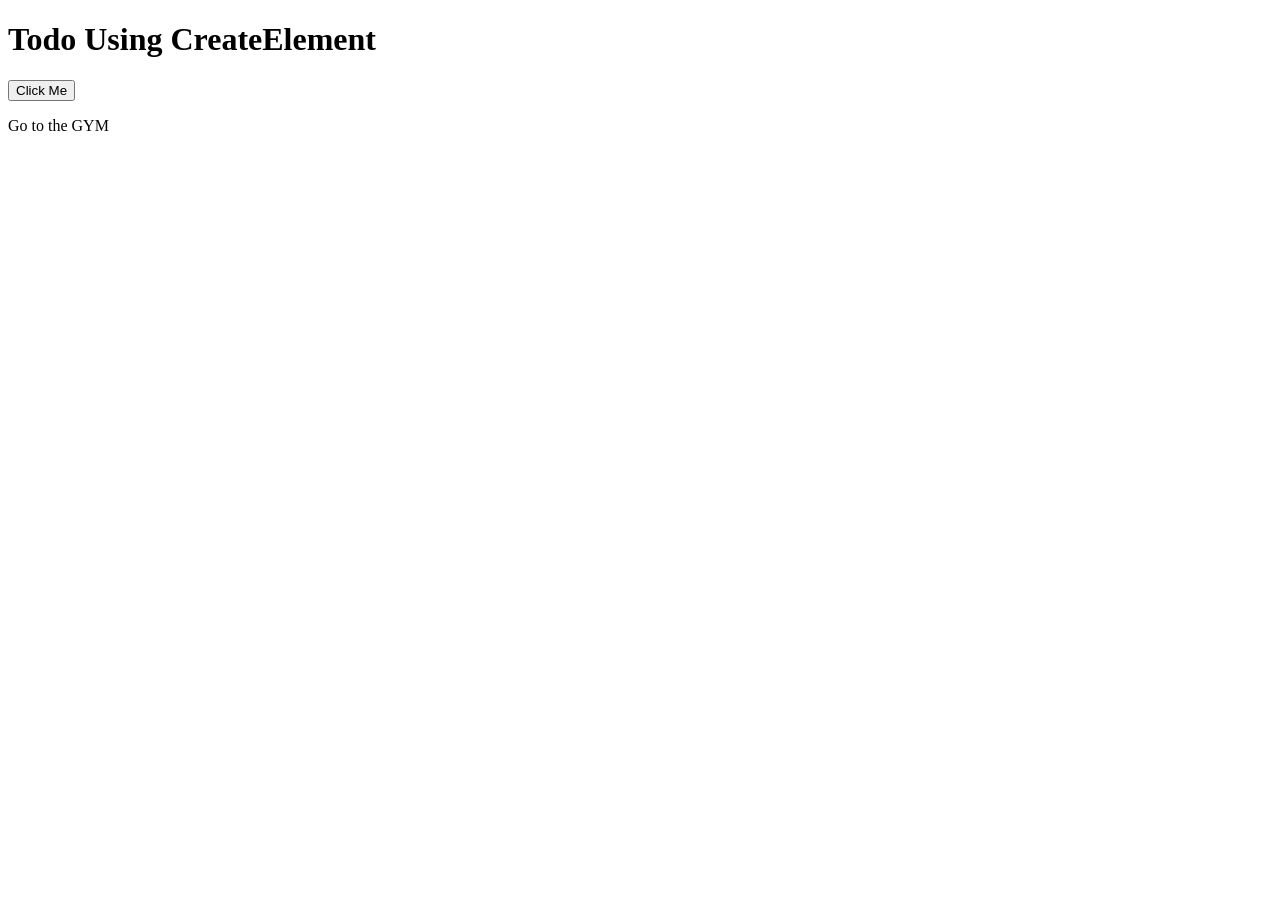
<file: AssDom2.html>
<!DOCTYPE html>
<html lang="en">
<head>
    <meta charset="UTF-8">
    <meta name="viewport" content="width=device-width, initial-scale=1.0">
    <title>Document</title>
</head>
<body>
    <h1>Todo Using CreateElement</h1>
    <button>Click Me</button>

    <script>
        let p = document.createElement("p")
        p.innerText = "Go to the GYM"

        document.querySelector("body").append(p)

        let btn = document.querySelector("button")
        function dont(){
            let new1 = prompt("Enter new word for Button")
            p.innerHTML=new1;
        }
        btn.addEventListener("click", dont)
    </script>
</body>
</html>
</file>
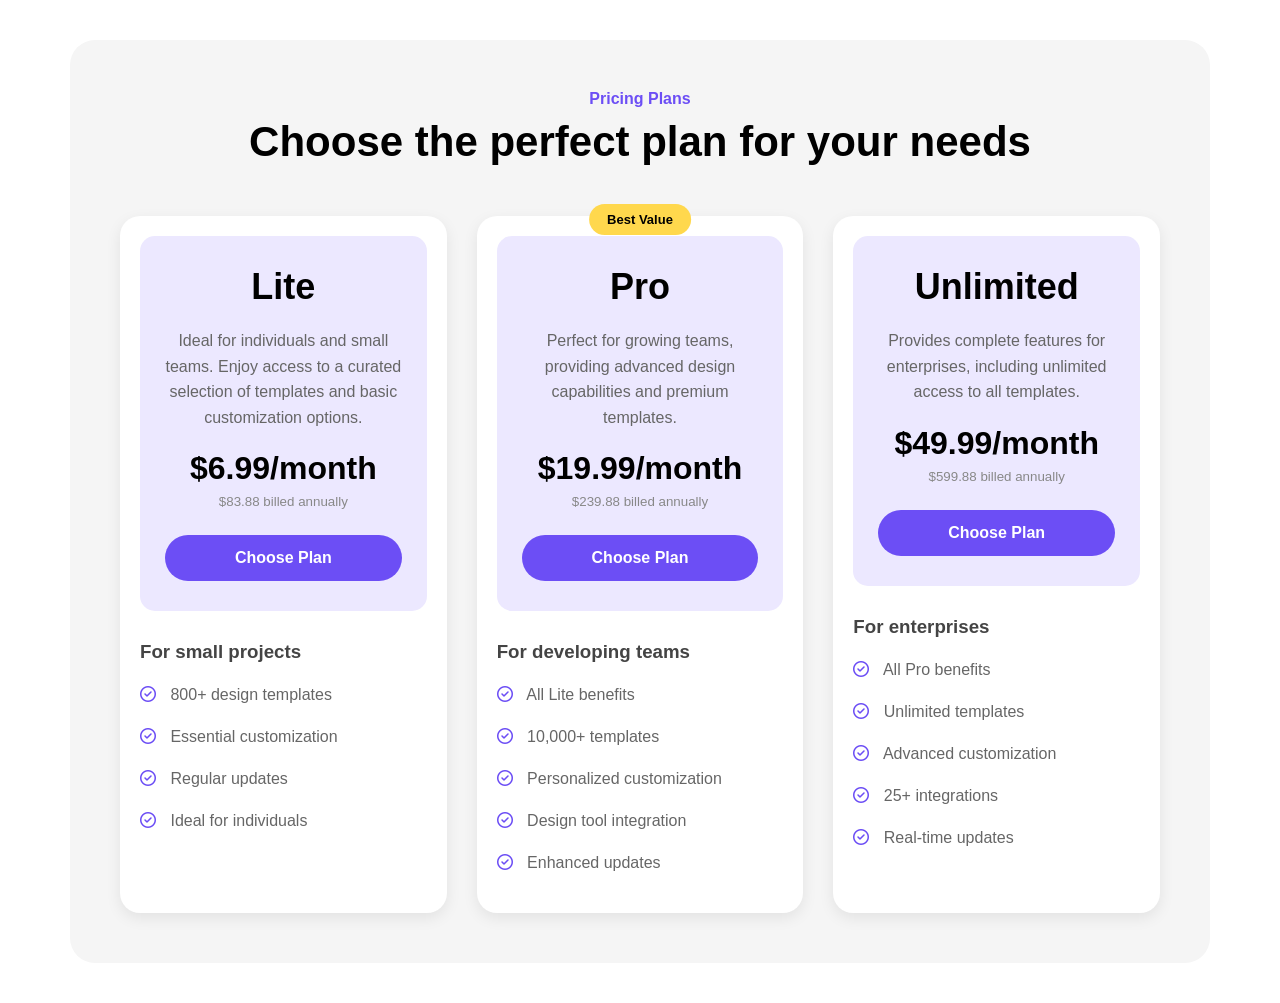
<file: Assigment_2.html>
<!DOCTYPE html>
<html lang="en">
<head>
    <meta charset="UTF-8">
    <meta name="viewport" content="width=device-width, initial-scale=1.0">
    <title>Pricing Plans</title>

    <link rel="stylesheet" href="Assigment_2.css">

    <link rel="stylesheet"
        href="https://cdnjs.cloudflare.com/ajax/libs/font-awesome/6.5.1/css/all.min.css">
</head>
<body>

    <div class="container">

        <div class="heading">
            <span>Pricing Plans</span>
            <h1>Choose the perfect plan for your needs</h1>
        </div>

        <div class="cards">

            <!-- Lite Card -->
            <div class="card">

                <div class="card-top">
                    <h2>Lite</h2>

                    <p>
                        Ideal for individuals and small teams. Enjoy
                        access to a curated selection of templates and
                        basic customization options.
                    </p>

                    <h3>$6.99/month</h3>
                    <small>$83.88 billed annually</small>

                    <button>Choose Plan</button>
                </div>

                <div class="features">
                    <h3>For small projects</h3>

                    <ul>
                        <li><i class="fa-regular fa-circle-check"></i> 800+ design templates</li>
                        <li><i class="fa-regular fa-circle-check"></i> Essential customization</li>
                        <li><i class="fa-regular fa-circle-check"></i> Regular updates</li>
                        <li><i class="fa-regular fa-circle-check"></i> Ideal for individuals</li>
                    </ul>
                </div>

            </div>

            <!-- Pro Card -->
            <div class="card pro">

                <div class="badge">Best Value</div>

                <div class="card-top">
                    <h2>Pro</h2>

                    <p>
                        Perfect for growing teams, providing advanced
                        design capabilities and premium templates.
                    </p>

                    <h3>$19.99/month</h3>
                    <small>$239.88 billed annually</small>

                    <button>Choose Plan</button>
                </div>

                <div class="features">
                    <h3>For developing teams</h3>

                    <ul>
                        <li><i class="fa-regular fa-circle-check"></i> All Lite benefits</li>
                        <li><i class="fa-regular fa-circle-check"></i> 10,000+ templates</li>
                        <li><i class="fa-regular fa-circle-check"></i> Personalized customization</li>
                        <li><i class="fa-regular fa-circle-check"></i> Design tool integration</li>
                        <li><i class="fa-regular fa-circle-check"></i> Enhanced updates</li>
                    </ul>
                </div>

            </div>

            <!-- Unlimited Card -->
            <div class="card">

                <div class="card-top">
                    <h2>Unlimited</h2>

                    <p>
                        Provides complete features for enterprises,
                        including unlimited access to all templates.
                    </p>

                    <h3>$49.99/month</h3>
                    <small>$599.88 billed annually</small>

                    <button>Choose Plan</button>
                </div>

                <div class="features">
                    <h3>For enterprises</h3>

                    <ul>
                        <li><i class="fa-regular fa-circle-check"></i> All Pro benefits</li>
                        <li><i class="fa-regular fa-circle-check"></i> Unlimited templates</li>
                        <li><i class="fa-regular fa-circle-check"></i> Advanced customization</li>
                        <li><i class="fa-regular fa-circle-check"></i> 25+ integrations</li>
                        <li><i class="fa-regular fa-circle-check"></i> Real-time updates</li>
                    </ul>
                </div>

            </div>

        </div>

    </div>

</body>
</html>
</file>
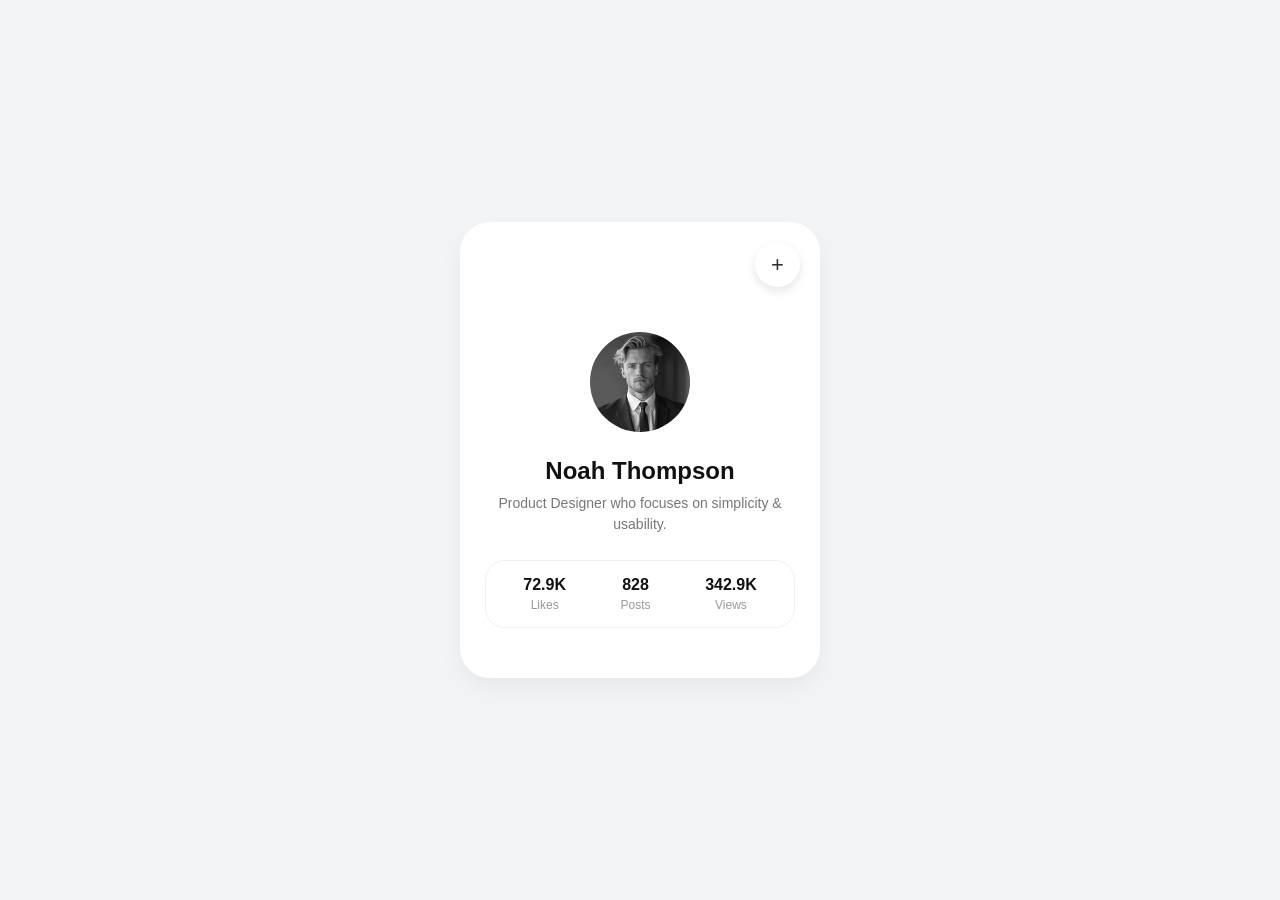
<file: Assigment_3.html>
<!DOCTYPE html>
<html lang="en">
<head>
    <meta charset="UTF-8">
    <meta name="viewport" content="width=device-width, initial-scale=1.0">
    <title>Profile Card</title>
    <!-- Font Awesome Link for Social Icons -->
    <link rel="stylesheet" href="https://cloudflare.com">
    <link rel="stylesheet" href="Assigment_3.css">
</head>
<body>

    <div class="card">
        
        <button class="add-btn">+</button>

        
        <div class="card-header"></div>

       
        <div class="profile-img-container">
            <img src="[data-uri]" alt="Noah Thompson">
        </div>

       
        <div class="profile-info">
            <h2>Noah Thompson</h2>
            <p class="bio">Product Designer who focuses on simplicity & usability.</p>
        </div>

       
        <div class="stats-container">
            <div class="stat-box">
                <span class="stat-number">72.9K</span>
                <span class="stat-label">Likes</span>
            </div>
            <div class="stat-box">
                <span class="stat-number">828</span>
                <span class="stat-label">Posts</span>
            </div>
            <div class="stat-box">
                <span class="stat-number">342.9K</span>
                <span class="stat-label">Views</span>
            </div>
        </div>

        
        <div class="social-links">
            <a href="#"><i class="fa-brands fa-instagram"></i></a>
            <a href="#"><i class="fa-brands fa-x-twitter"></i></a>
            <a href="#"><i class="fa-brands fa-threads"></i></a>
        </div>
    </div>

</body>
</html>
</file>
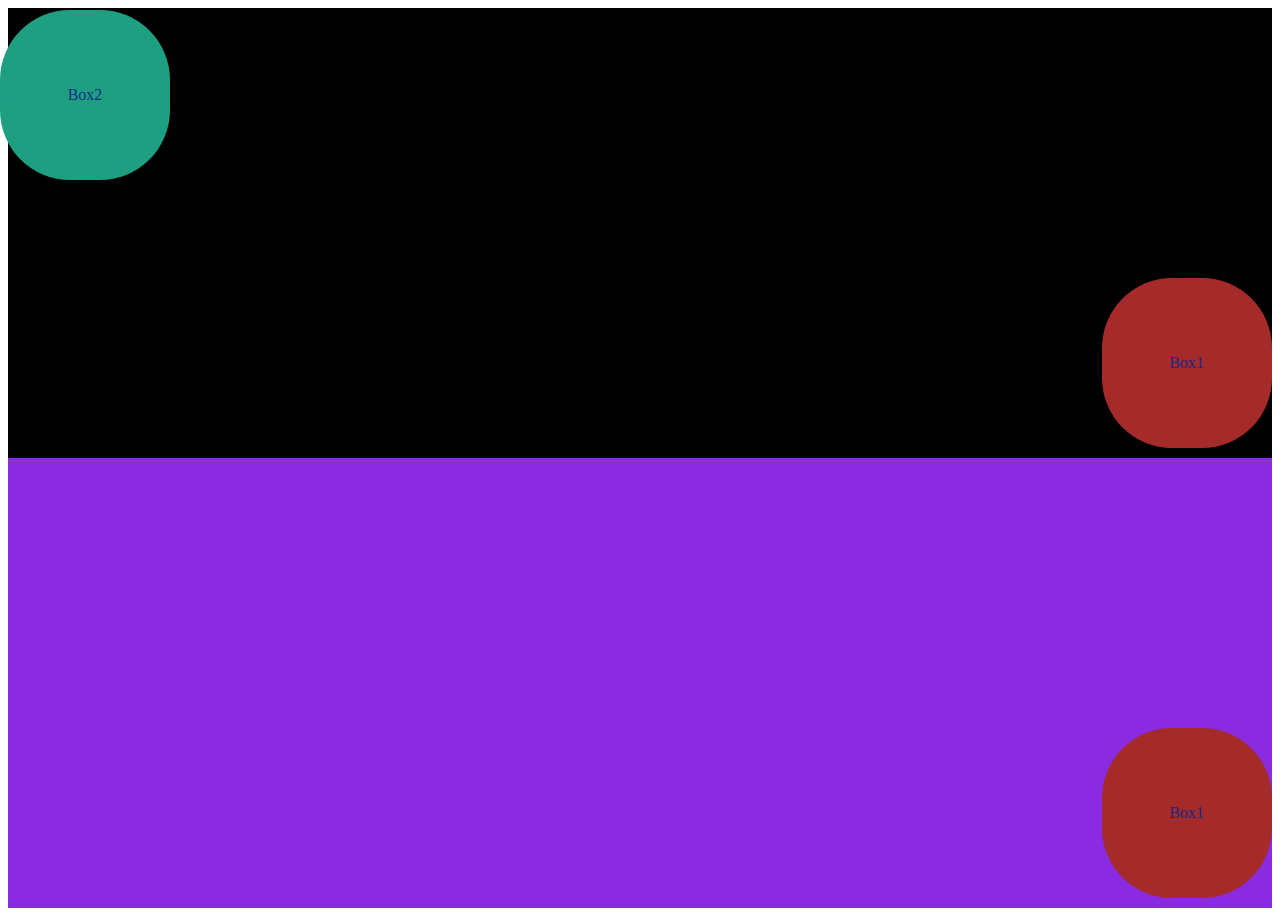
<file: Box.html>
<!DOCTYPE html>
<html lang="en">


<head>
<meta charset="UTF-8">
    <meta name="viewport" content="width=device-width, initial-scale=1.0">
    <title>Use of Box</title>
    <link rel="stylesheet" href="Boxa.css">
    
    
</head>

<body>
<div class = "Main">

<div class = "Box-container">
    <div id="Box1" class="Box" >Box1</div>
    <div id="Box2" class="Box" >Box2</div> 
</div>

</div>
<div class = "Main2">
    <div class = "Box-container2">
        <div id="Box1" class="Box" >Box1</div>
        
</div>

</body>
</html>
</file>
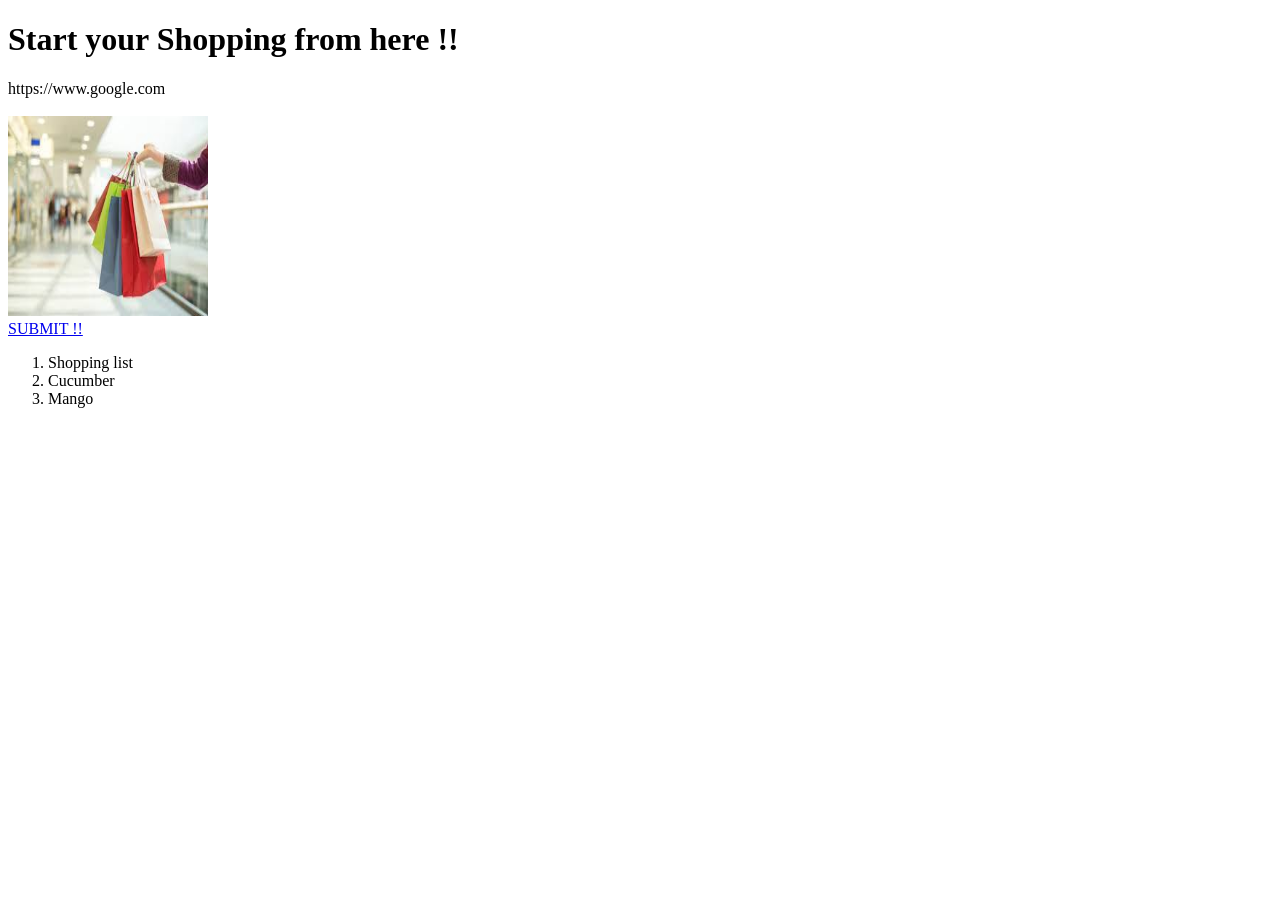
<file: ClassH.html>
<!DOCTYPE html>
<html>
    <body>
<h1>Start your Shopping from here !! </h1>

<nav >
    https://www.google.com
</nav>

<br>

<img src = "[data-uri]"
     alt = "Image of shopping" width="200" height="200">
    
     <br>
    

    <a href="https://www.google.com" class="button-style">SUBMIT !!</a>
    <ol>
        <li>Shopping list</li>
        <li>Cucumber</li>
        <li>Mango</li>
    </ol>

    </body>
</html>
</file>
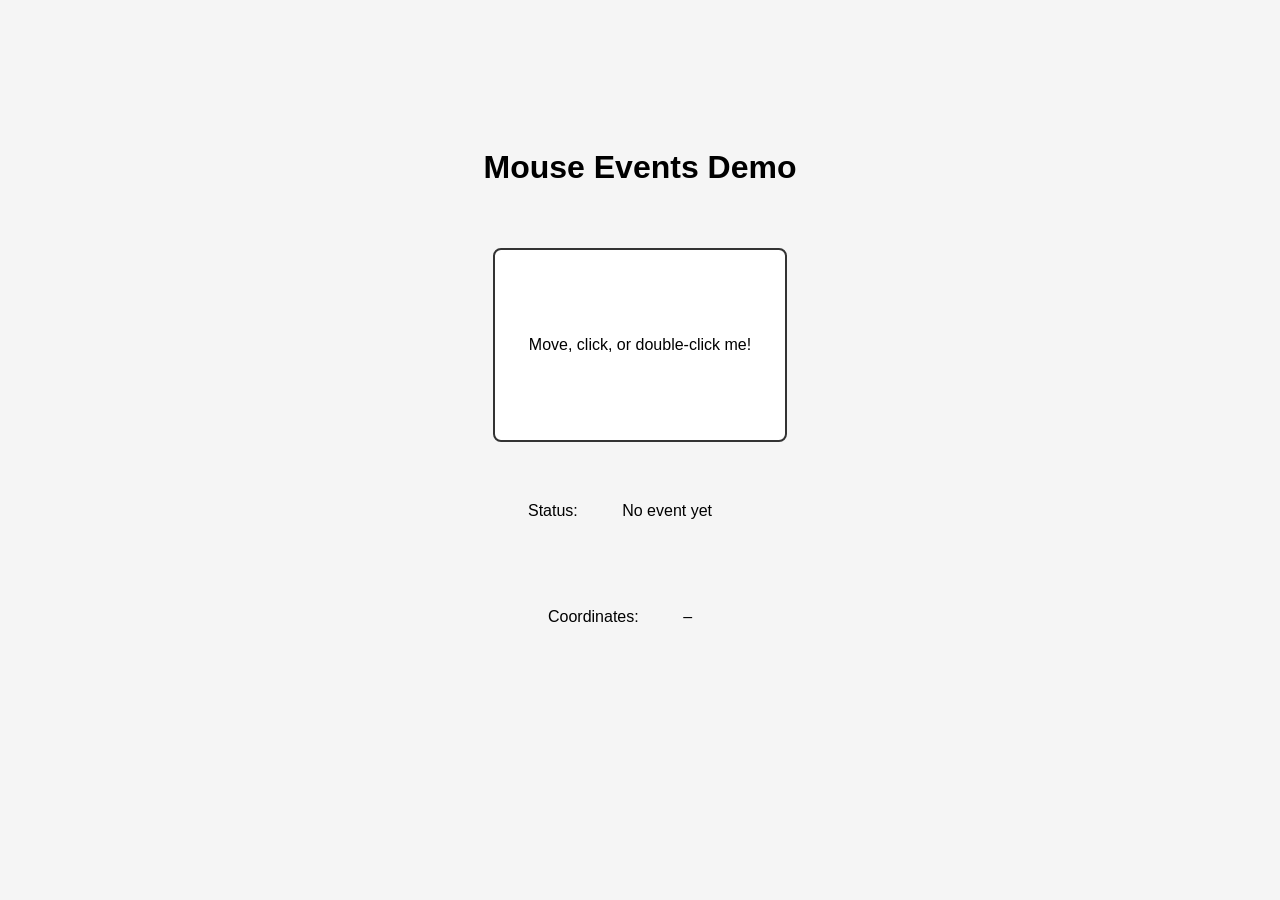
<file: MouseDemo.html>
<!DOCTYPE html>
<html lang="en">
<head>
  <meta charset="UTF-8" />
  <title>Mouse Events Example</title>
  <style>
    * {
      font-family: Arial, sans-serif;
      text-align: center;
      padding: 40px;
      background: #f5f5f5;
    }

    #box {
      width: 250px;
      height: 150px;
      margin: 20px auto;
      padding: 20px;
      border: 2px solid #333;
      background: #fff;
      border-radius: 8px;
      display: flex;
      align-items: center;
      justify-content: center;
      user-select: none;
      transition: background 0.2s, transform 0.1s;
      cursor: pointer;
    }

    #box.hover {
      background: #e3f2fd;
      border-color: #2196f3;
    }

    #box.pressed {
      background: #bbdefb;
      transform: scale(0.98);
    }

    #box.clicked {
      background: #c8e6c9;
      border-color: #4caf50;
    }

    p {
      font-size: 16px;
      margin: 8px 0;
    }
  </style>
</head>
<body>
  <h1>Mouse Events Demo</h1>

  <div id="box">Move, click, or double-click me!</div>

  <p id="status">Status: <span id="status-text">No event yet</span></p>
  <p id="coords">Coordinates: <span id="coords-text">–</span></p>

  <script>
    const box = document.getElementById("box");
    const statusText = document.getElementById("status-text");
    const coordsText = document.getElementById("coords-text");

    box.addEventListener("click", () => {
      box.classList.add("clicked");
      statusText.textContent = "Click event fired!";
    });

    box.addEventListener("dblclick", () => {
      box.classList.remove("clicked", "hover", "pressed");
      statusText.textContent = "Double-click: styles reset!";
    });

    box.addEventListener("mouseover", () => {
      box.classList.add("hover");
      statusText.textContent = "Mouse is over the box.";
    });

    box.addEventListener("mouseout", () => {
      box.classList.remove("hover");
      statusText.textContent = "Mouse left the box.";
    });

    box.addEventListener("mousedown", () => {
      box.classList.add("pressed");
      statusText.textContent = "Mouse button pressed.";
    });

    box.addEventListener("mouseup", () => {
      box.classList.remove("pressed");
      statusText.textContent = "Mouse button released.";
    });

    box.addEventListener("mousemove", (event) => {
      const x = event.clientX;
      const y = event.clientY;
      coordsText.textContent = `X: ${x}, Y: ${y}`;
    });
  </script>
</body>
</html>
</file>
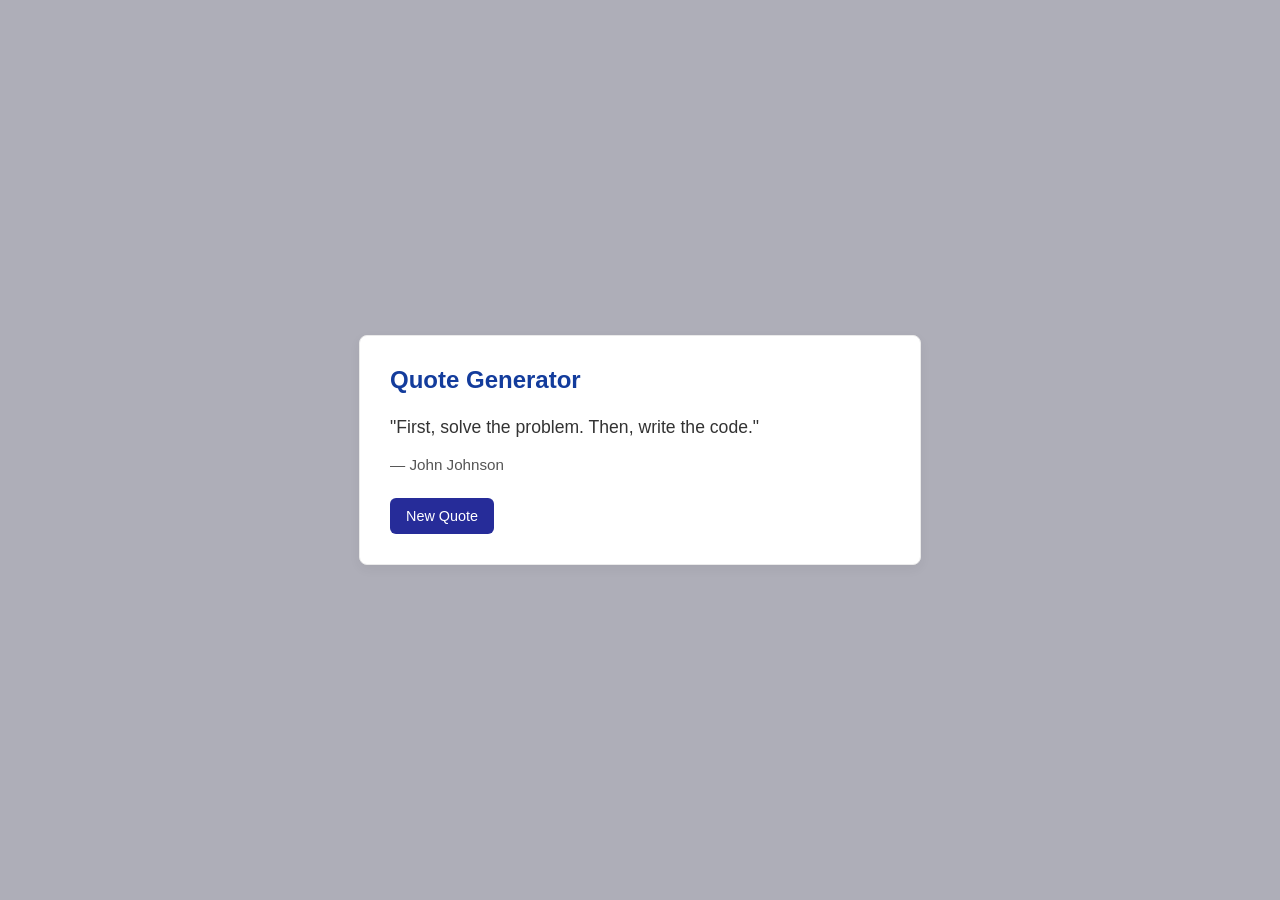
<file: Quotegen.html>
<!DOCTYPE html>
<html lang="en">
<head>
    <meta charset="UTF-8">
    <meta name="viewport" content="width=device-width, initial-scale=1.0">
    <title>Quote Generator</title>
    <style>
        body {
            font-family: -apple-system, BlinkMacSystemFont, "Segoe UI", Roboto, Helvetica, Arial, sans-serif;
            display: flex;
            justify-content: center;
            align-items: center;
            height: 100vh;
            background-color: #aeaeb8;
            margin: 0;
        }

        .quote-container {
            background-color: white;
            padding: 30px;
            border-radius: 8px;
            box-shadow: 0 4px 12px rgba(0, 0, 0, 0.05);
            max-width: 500px;
            width: 90%;
            text-align: left;
            border: 1px solid #eaeaea;
        }

        .quote-container h2 {
            margin-top: 0;
            font-size: 1.5rem;
            color: #133c9c;
        }

        .quote-text {
            font-size: 1.1rem;
            margin-bottom: 15px;
            color: #333;
            line-height: 1.5;
        }

        .quote-author {
            color: #555;
            margin-bottom: 25px;
            font-size: 0.95rem;
        }

        button {
            background-color: #262c99;
            color: white;
            border: none;
            padding: 10px 16px;
            border-radius: 6px;
            cursor: pointer;
            font-size: 0.9rem;
            font-weight: 500;
            transition: background-color 0.2s ease;
        }

        button:hover {
            background-color: #bdc1cc;
        }
    </style>
</head>
<body>

    <div class="quote-container">
        <h2>Quote Generator</h2>
        <div class="quote-text" id="quote">"First, solve the problem. Then, write the code."</div>
        <div class="quote-author" id="author">— John Johnson</div>
        <button id="new-quote-btn">New Quote</button>
    </div>

    <script>
        const quotes = [
            { 
                text: "First, solve the problem. Then, write the code.", 
                author: "John Johnson" 
            },
            { 
                text: "A rose by any other name would smell as sweet", 
                author: "William Shakespeare" 
            },
            { 
                text: "I have always depended on the kindness of strangers.", 
                author: "Blanche Dubois" 
            },
            {
                text: "Talk is cheap. Show me the code.",
                author: "Linus Torvalds"
            },
            {
                text:"Be yourself; everyone else is already taken",
                author:"Oscar Widle"
            },
            {
                text:"Fullo ki dukan khol lo kush bu ka vyapar kar lo ishq mai khata hai to khata ye so bar kar lo tum",
                author:"Rahat Indori"

            },{
                text:"The most difficult thing is the decision to act, the rest is merely tenacity",
                author:"Amelia Earhart"
            }
        ];

        const quoteElement = document.getElementById('quote');
        const authorElement = document.getElementById('author');
        const buttonElement = document.getElementById('new-quote-btn');

        function generateQuote() {
            const randomIndex = Math.floor(Math.random() * quotes.length);
            const randomQuote = quotes[randomIndex];

            quoteElement.textContent = `"${randomQuote.text}"`;
            authorElement.textContent = `— ${randomQuote.author}`;
        }

        buttonElement.addEventListener('click', generateQuote);
    </script>
</body>
</html>
</file>
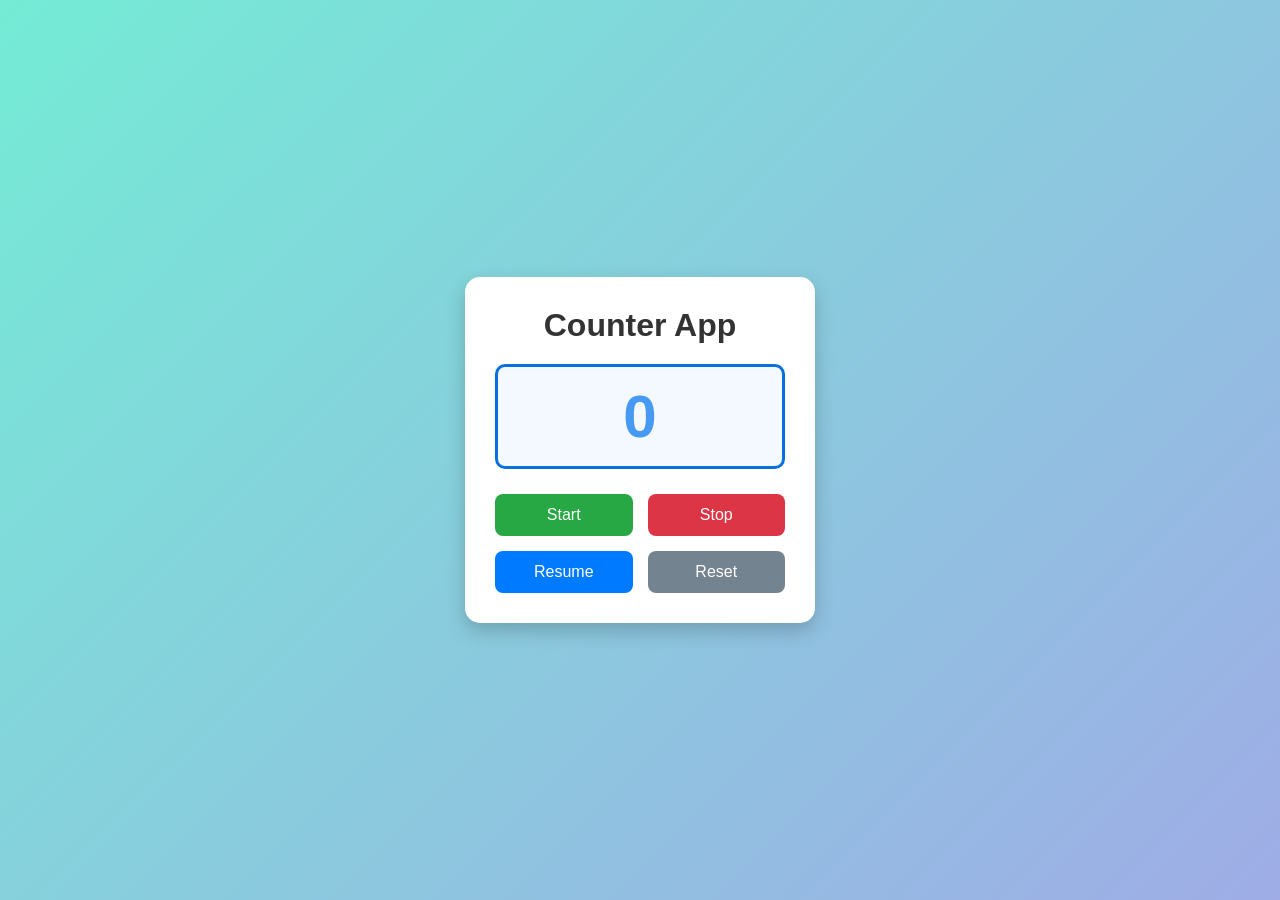
<file: Stopwatch.html>
<!DOCTYPE html>
<html lang="en">
<head>
    <meta charset="UTF-8">
    <meta name="viewport" content="width=device-width, initial-scale=1.0">
    <title>Counter App</title>

    <style>
        * {
            margin: 0;
            padding: 0;
            box-sizing: border-box;
        }

        body {
            font-family: Arial, Helvetica, sans-serif;
            background: linear-gradient(135deg, #74ebd5, #9face6);
            display: flex;
            justify-content: center;
            align-items: center;
            height: 100vh;
        }

        .counter-container {
            background: white;
            width: 350px;
            padding: 30px;
            border-radius: 15px;
            text-align: center;
            box-shadow: 0 8px 20px rgba(0, 0, 0, 0.2);
        }

        h1 {
            color: #333;
            margin-bottom: 20px;
        }

        #display {
            font-size: 60px;
            font-weight: bold;
            color: #479af4;
            border: 3px solid #0870df;
            border-radius: 10px;
            padding: 15px;
            background: #f4f8ff;
            margin-bottom: 25px;
        }

        .buttons {
            display: grid;
            grid-template-columns: repeat(2, 1fr);
            gap: 15px;
        }

        button {
            padding: 12px;
            font-size: 16px;
            color: white;
            border: none;
            border-radius: 8px;
            cursor: pointer;
            transition: 0.3s;
        }

        #startBtn {
            background: #28a745;
        }

        #startBtn:hover {
            background: #218838;
        }

        #stopBtn {
            background: #dc3545;
        }

        #stopBtn:hover {
            background: #c82333;
        }

        #resumeBtn {
            background: #007bff;
        }

        #resumeBtn:hover {
            background: #0069d9;
        }

        #resetBtn {
            background: #748390;
        }

        #resetBtn:hover {
            background: #5a6268;
        }

        button:active {
            transform: scale(0.95);
        }
    </style>
</head>

<body>

    <div class="counter-container">
        <h1>Counter App</h1>

        <div id="display">0</div>

        <div class="buttons">
            <button id="startBtn">Start</button>
            <button id="stopBtn">Stop</button>
            <button id="resumeBtn">Resume</button>
            <button id="resetBtn">Reset</button>
        </div>
    </div>

    <script>
        let count = 0;
        let timerId = null;

        const display = document.getElementById("display");
        const startBtn = document.getElementById("startBtn");
        const ruko = document.getElementById("ruko");
        const resumeBtn = document.getElementById("resumeBtn");
        const resetBtn = document.getElementById("resetBtn");

        function runCounter() {
            if (timerId !== null) {
                return;
            }

            timerId = setInterval(() => {
                count++;
                display.textContent = count;
            }, 1000);
        }

        startBtn.addEventListener("click", () => {
            clearInterval(timerId);
            timerId = null;
            count = 0;
            display.textContent = count;
            runCounter();
        });

        ruko.addEventListener("click", () => {
            clearInterval(timerId);
            timerId = null;
        });

        resumeBtn.addEventListener("click", () => {
            runCounter();
        });

        resetBtn.addEventListener("click", () => {
            clearInterval(timerId);
            timerId = null;
            count = 0;
            display.textContent = count;
        });
    </script>

</body>
</html>
</file>
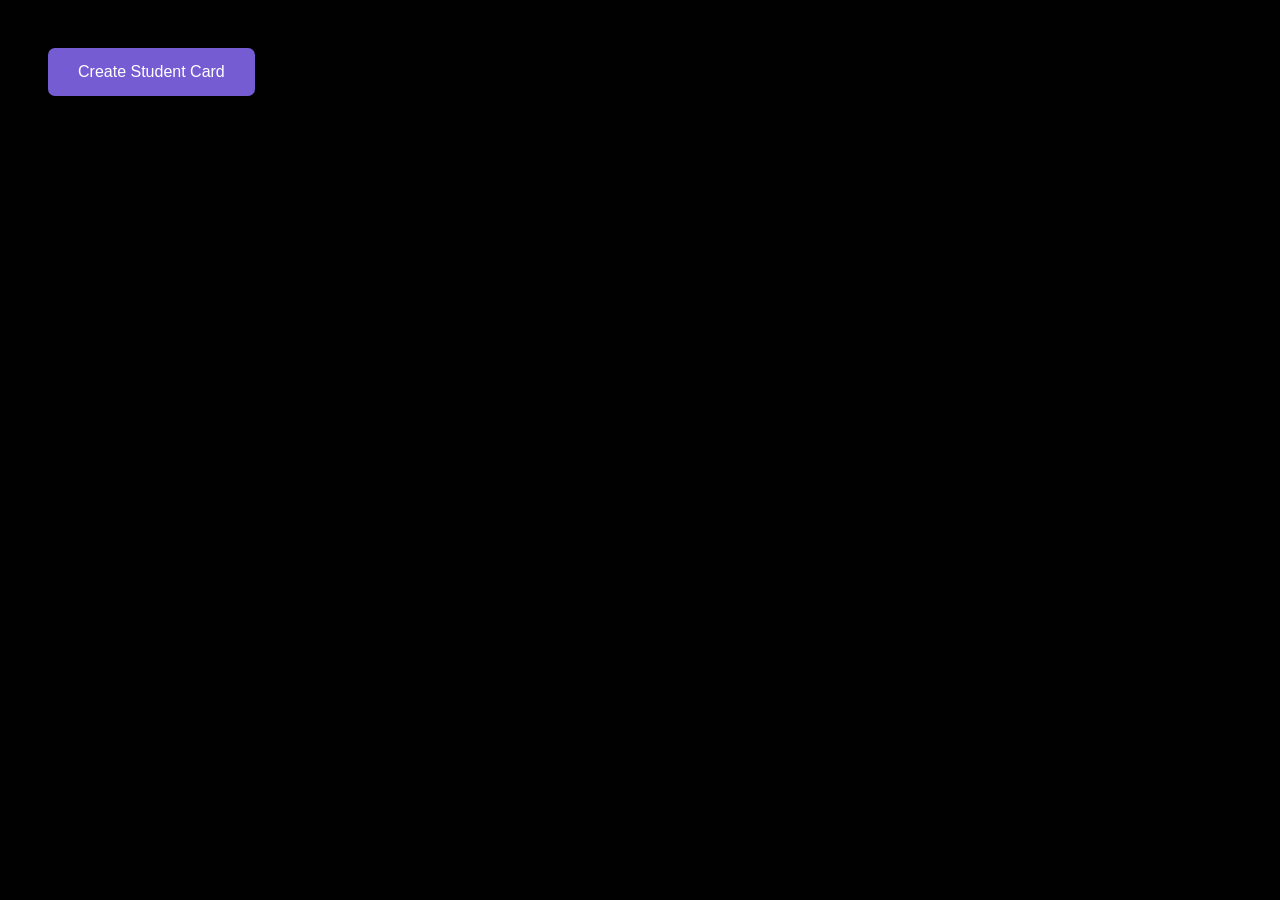
<file: StudentcardDom.html>
<!DOCTYPE html>
<html lang="en">
<head>
<title>StudentcardDom</title>
<style>
    body{
        font-family: Arial, Helvetica, sans-serif;
        background:#010101;
        padding:40px;
    }

    #container{
        display:flex;
        flex-direction:column;
        gap:20px;
        margin-top:20px;
    }

    button{
        padding:15px 30px;
        border:none;
        border-radius:7px;
        background:rgb(118, 92, 211);
        color:rgb(255, 255, 255);
        cursor:pointer;
        font-size:16px;
    }
</style>
</head>
<body>

	<button>Create Student Card</button>
	<div id="container"></div>

 <script>
	const btn = document.querySelector("button");
	const container = document.querySelector("#container");

	btn.addEventListener("click",()=>{

    const card = document.createElement("div");
    card.className = "student-card";
    card.id = "card1";
    card.setAttribute("data-course","MERN");

    const heading = document.createElement("h2");
    heading.textContent = "Student Profile";

    const name = document.createElement("p");
    name.textContent = "Name : Megh";

    const course = document.createElement("p");
    course.textContent = "Course : CSE AI&DS";

    const college = document.createElement("p");
    college.textContent = "College : PIET";

    const badge = document.createElement("span");
    badge.textContent = "Active Student";
    badge.className = "badge";

    card.style.backgroundColor = "white";
    card.style.padding = "20px";
    card.style.width = "350px";
    card.style.border = "2px solid black";
    card.style.borderRadius = "12px";
    card.style.boxShadow = "0px 0px 10px gray";

    badge.style.backgroundColor = "green";
    badge.style.color = "white";
    badge.style.padding = "8px 14px";
    badge.style.borderRadius = "20px";
    badge.style.display = "inline-block";
    badge.style.marginTop = "10px";

    card.append(
        heading,
        name,
        course,
        college,
        badge
    );

    container.append(card);

    console.log(card.classList);
    card.classList.add("premium");

    console.log(card.classList);
    card.classList.remove("premium");
    console.log(card.classList);

    card.classList.replace(
        "student-card",
        "developer-card"
    );

    console.log(card.classList);

    console.log(card.classList.contains("developer-card"));
    card.classList.toggle("selected");

    console.log(card.classList);

    card.classList.toggle("selected");
    console.log(card.classList);

    console.log(card.getAttribute("data-course"));
    console.log(card.hasAttribute("data-course"));

    card.setAttribute("data-course","Full Stack");
    console.log(card.getAttribute("data-course"));

    card.removeAttribute("data-course");
    console.log(card.hasAttribute("data-course"));

    console.log("Parent");
    console.log(card.parentElement);
    console.log("Container Children");

    console.log(container.children);

    console.log("Container ChildNodes");
    console.log(container.childNodes);

    console.log("First Child");
    console.log(container.firstElementChild);

    console.log("Last Child");
    console.log(container.lastElementChild);

    console.log("Card First Child");
    console.log(card.firstElementChild);

    console.log("Card Last Child");
    console.log(card.lastElementChild);


    const clone = card.cloneNode(true);
    clone.id = "card2";
    clone.children[1].textContent = "Name : Neel";
    clone.children[2].textContent = "Course : Full Stack Developer";
    container.append(clone);

    const cloneAum = card.cloneNode(true);
    cloneAum.id = "card3";
    cloneAum.children[1].textContent = "Name : Aum Jagtap";
    cloneAum.children[2].textContent = "Course : HR";
    container.append(cloneAum);

    const cloneAry = card.cloneNode(true);
    cloneAry.id = "card4";
    cloneAry.children[1].textContent = "Name : Saksham";
    cloneAry.children[2].textContent = "Course : Fullstack Developer";
    container.append(cloneAry);


    card.removeChild(college);

    const batch = document.createElement("p");
    batch.textContent = "Batch : 2028";
    card.insertBefore(batch,course);

    console.log(container.innerHTML);
    console.log(container.children.length);

  });

</script>
</body>
</html>
</file>
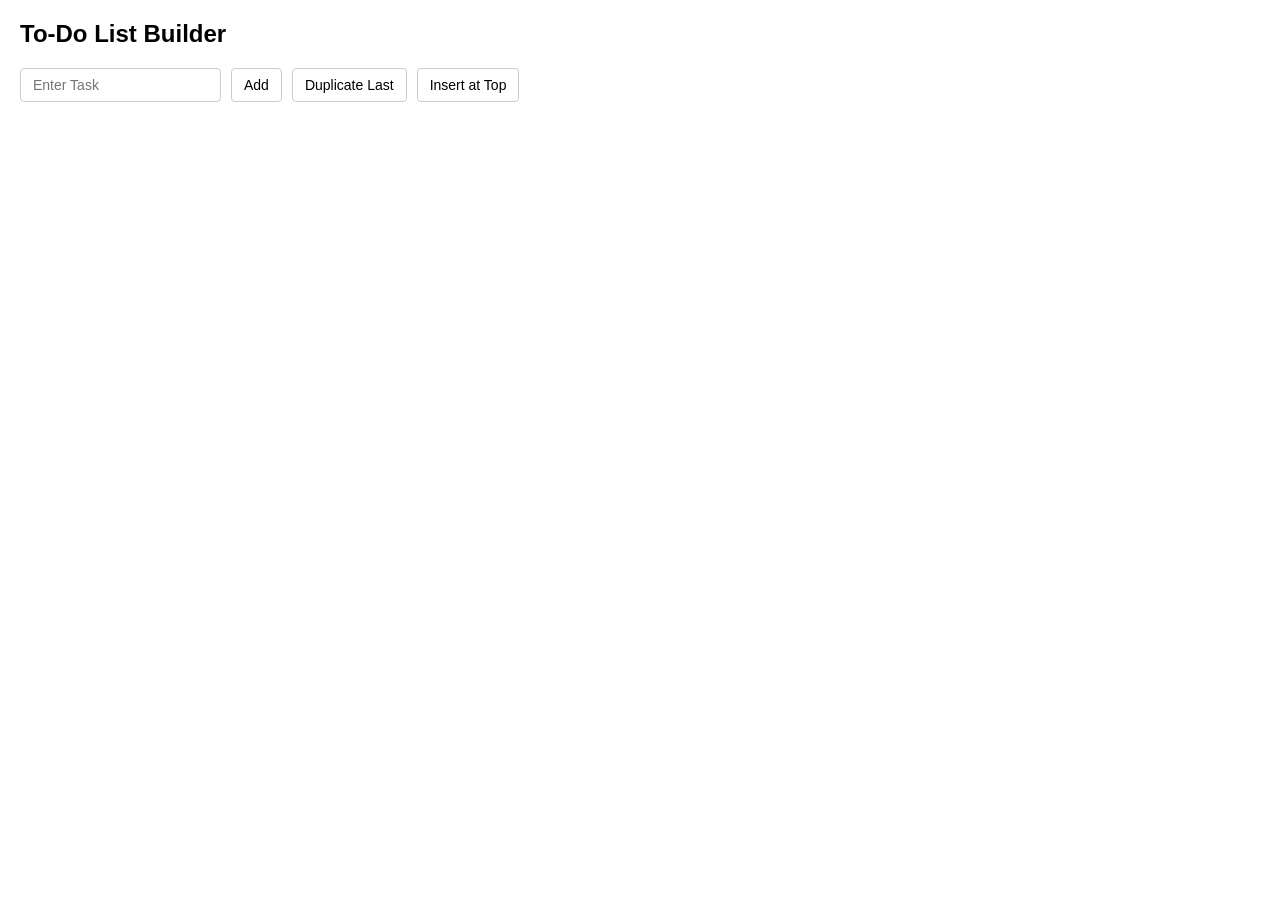
<file: Todolist.html>
<!DOCTYPE html>
<html lang="en">
<head>
    <meta charset="UTF-8">
    <meta name="viewport" content="width=device-width, initial-scale=1.0">
    <title>To-Do List Builder</title>
    <style>
        body {
            font-family: Arial, sans-serif;
            margin: 20px;
        }
        h2 {
            font-size: 24px;
            margin-bottom: 20px;
        }
        .controls {
            margin-bottom: 20px;
            display: flex;
            gap: 10px;
        }
        input, button {
            padding: 8px 12px;
            font-size: 14px;
            border: 1px solid #ccc;
            border-radius: 4px;
            background-color: white;
            cursor: pointer;
        }
        input {
            cursor: text;
        }
        ul {
            list-style-type: disc;
            padding-left: 20px;
        }
        li {
            margin-bottom: 8px;
            font-size: 16px;
        }
        .delete-btn {
            background-color: red;
            color: white;
            border: none;
            padding: 2px 6px;
            margin-left: 10px;
            border-radius: 3px;
            cursor: pointer;
            font-weight: bold;
            font-size: 12px;
        }
    </style>
</head>
<body>

    <h2>To-Do List Builder</h2>

    <div class="controls">
        <input type="text" id="todo-input" placeholder="Enter Task">
        <button id="add-btn">Add</button>
        
        <button id="duplicate-btn">Duplicate Last</button>
        <button id="insert-top-btn">Insert at Top</button>
    </div>

    <ul id="todo-list"></ul>

    <script>
        const todoList = document.getElementById('todo-list');
        const todoInput = document.getElementById('todo-input');
        const addBtn = document.getElementById('add-btn');
        const duplicateBtn = document.getElementById('duplicate-btn');
        const insertTopBtn = document.getElementById('insert-top-btn');

        function createDeleteButton() {
            const deleteBtn = document.createElement('button');
            deleteBtn.innerText = 'X';
            deleteBtn.className = 'delete-btn';
            deleteBtn.addEventListener('click', function() {
                this.parentElement.remove(); 
            });
            return deleteBtn;
        }
        
        addBtn.addEventListener('click', function() {
            const taskText = todoInput.value.trim();
            if (taskText === '') return;

            const li = document.createElement('li');
            li.innerText = taskText;
            
            const deleteBtn = createDeleteButton();
            li.appendChild(deleteBtn);
            
            todoList.appendChild(li);
            todoInput.value = ''; 
        });

        duplicateBtn.addEventListener('click', function() {
            const lastItem = todoList.lastElementChild;
            if (!lastItem) return; 

            const clone = lastItem.cloneNode(true);
            
            const clonedDeleteBtn = clone.querySelector('.delete-btn');
            if (clonedDeleteBtn) {
                clonedDeleteBtn.addEventListener('click', function() {
                    clone.remove();
                });
            }

            todoList.appendChild(clone);
        });

        insertTopBtn.addEventListener('click', function() {
            const li = document.createElement('li');
            li.innerText = 'Priority Task ';
            
            const deleteBtn = createDeleteButton();
            li.appendChild(deleteBtn);

            todoList.insertBefore(li, todoList.firstChild);
        });
    </script>

</body>
</html>
</file>
<file: Assigment_2.css>
*{
    margin:0;
    padding:0;
    box-sizing:border-box;
    font-family:Arial, Helvetica, sans-serif;
}

body{
    min-height:100vh;
    display:flex;
    justify-content:center;
    align-items:center;
    padding:40px;


}

.container{
    width:95%;
    max-width:1400px;

    background:#f5f5f5;
    padding:50px;
    border-radius:25px;

}

.heading{
    text-align:center;
    margin-bottom:50px;
}

.heading span{
    color:#6c4ef5;
    font-weight:600;
}

.heading h1{
    margin-top:10px;
    font-size:42px;
}

.cards{
    display:flex;
    gap:30px;
    justify-content:center;
    flex-wrap:wrap;
}

.card{
    flex:1;
    min-width:320px;

    background:white;
    border-radius:20px;

    padding:20px;

    position:relative;

    box-shadow:0 5px 15px rgba(0,0,0,0.08);
}

.card-top{
    background:#ece8ff;
    padding:30px 25px;
    border-radius:15px;
    text-align:center;
}

.card-top h2{
    font-size:36px;
    margin-bottom:20px;
}

.card-top p{
    color:#666;
    line-height:1.6;
    margin-bottom:20px;
}

.card-top h3{
    font-size:32px;
    margin-bottom:5px;
}

.card-top small{
    color:#888;
}

button{
    width:100%;
    border:none;
    margin-top:25px;
    padding:14px;

    border-radius:30px;

    background:#6c4ef5;
    color:white;

    font-size:16px;
    font-weight:bold;

    cursor:pointer;
}

button:hover{
    opacity:.9;
}

.features{
    margin-top:30px;
}

.features h3{
    margin-bottom:20px;
    color:#444;
}

.features ul{
    list-style:none;
}

.features ul li{
    margin:18px 0;
    color:#666;
    line-height:1.5;
}

.features ul li i{
    color:#6c4ef5;
    margin-right:10px;
}

.badge{
    position:absolute;
    top:-12px;
    left:50%;
    transform:translateX(-50%);

    background:#ffd84d;

    padding:8px 18px;
    border-radius:30px;

    font-size:13px;
    font-weight:bold;
}
</file>
<file: Assigment_3.css>
* {
    margin: 0;
    padding: 0;
    box-sizing: border-box;
    font-family: 'Segoe UI', Tahoma, Geneva, Verdana, sans-serif;
}

body {
    background-color: #f3f4f6;
    display: flex;
    justify-content: center;
    align-items: center;
    min-height: 100vh;
}

.card {
    background-color: #ffffff;
    width: 360px;
    border-radius: 30px;
    box-shadow: 0 10px 25px rgba(0, 0, 0, 0.05);
    overflow: hidden;
    position: relative;
    text-align: center;
    padding-bottom: 25px;
}

.add-btn {
    position: absolute;
    top: 20px;
    right: 20px;
    width: 45px;
    height: 45px;
    border-radius: 50%;
    border: none;
    background-color: #ffffff;
    color: #333333;
    font-size: 22px;
    cursor: pointer;
    box-shadow: 0 4px 10px rgba(0, 0, 0, 0.1);
    z-index: 10;
}

.card-header {
    background-image: url('https://unsplash.com');
    background-size: cover;
    background-position: center;
    height: 160px;
    border-bottom-left-radius: 40px;
    border-bottom-right-radius: 40px;
}

.profile-img-container {
    width: 110px;
    height: 110px;
    margin: -55px auto 0 auto;
    border-radius: 50%;
    background-color: #ffffff;
    padding: 5px;
    position: relative;
    z-index: 5;
}

.profile-img-container img {
    width: 100%;
    height: 100%;
    border-radius: 50%;
    object-fit: cover;
    filter: grayscale(100%);
}

.profile-info {
    padding: 20px 25px 15px 25px;
}

.profile-info h2 {
    color: #111111;
    font-size: 24px;
    font-weight: 700;
    margin-bottom: 8px;
}

.profile-info .bio {
    color: #777777;
    font-size: 14px;
    line-height: 1.5;
}

.stats-container {
    background-color: #ffffff;
    border: 1px solid #eef0f3;
    border-radius: 20px;
    margin: 10px 25px 25px 25px;
    padding: 15px 10px;
    display: flex;
    justify-content: space-around;
}

.stat-box {
    display: flex;
    flex-direction: column;
}

.stat-number {
    font-size: 16px;
    font-weight: 700;
    color: #111111;
    margin-bottom: 4px;
}

.stat-label {
    font-size: 12px;
    color: #999999;
}

.social-links {
    display: flex;
    justify-content: center;
    gap: 25px;
}

.social-links a {
    color: #111111;
    font-size: 20px;
    text-decoration: none;
    transition: transform 0.2s ease;
}

.social-links a:hover {
    transform: scale(1.15);
}
</file>
<file: Boxa.css>
.Main {
background-color: aliceblue;

}

.Box-container {
    background-color: black;
    height: 50vh;
    position: relative;
    
}

.Box {
    background-color: rgb(159, 31, 129);
    height: 50px;
    width: 50px;
    padding: 60px;
    border-radius: 70px;
    color: rgb(14, 41, 139);
    display: flex;
    justify-content: center;
    align-items: center;
    
}
#Box1 {
    background-color: brown;
    position: absolute;
   
    right: 0px;
    bottom:10px;
}
#Box2 {
    background-color: rgb(31, 159, 129);
    position: fixed;
    left: 0px;
    top: 10px;
}


.Main2 {
    background-color: rgb(255, 0, 0);
    height: 50vh;
}
.Box-container2 {

    background-color: blueviolet;
    height: 50vh;
    position : sticky;
}
</file>
